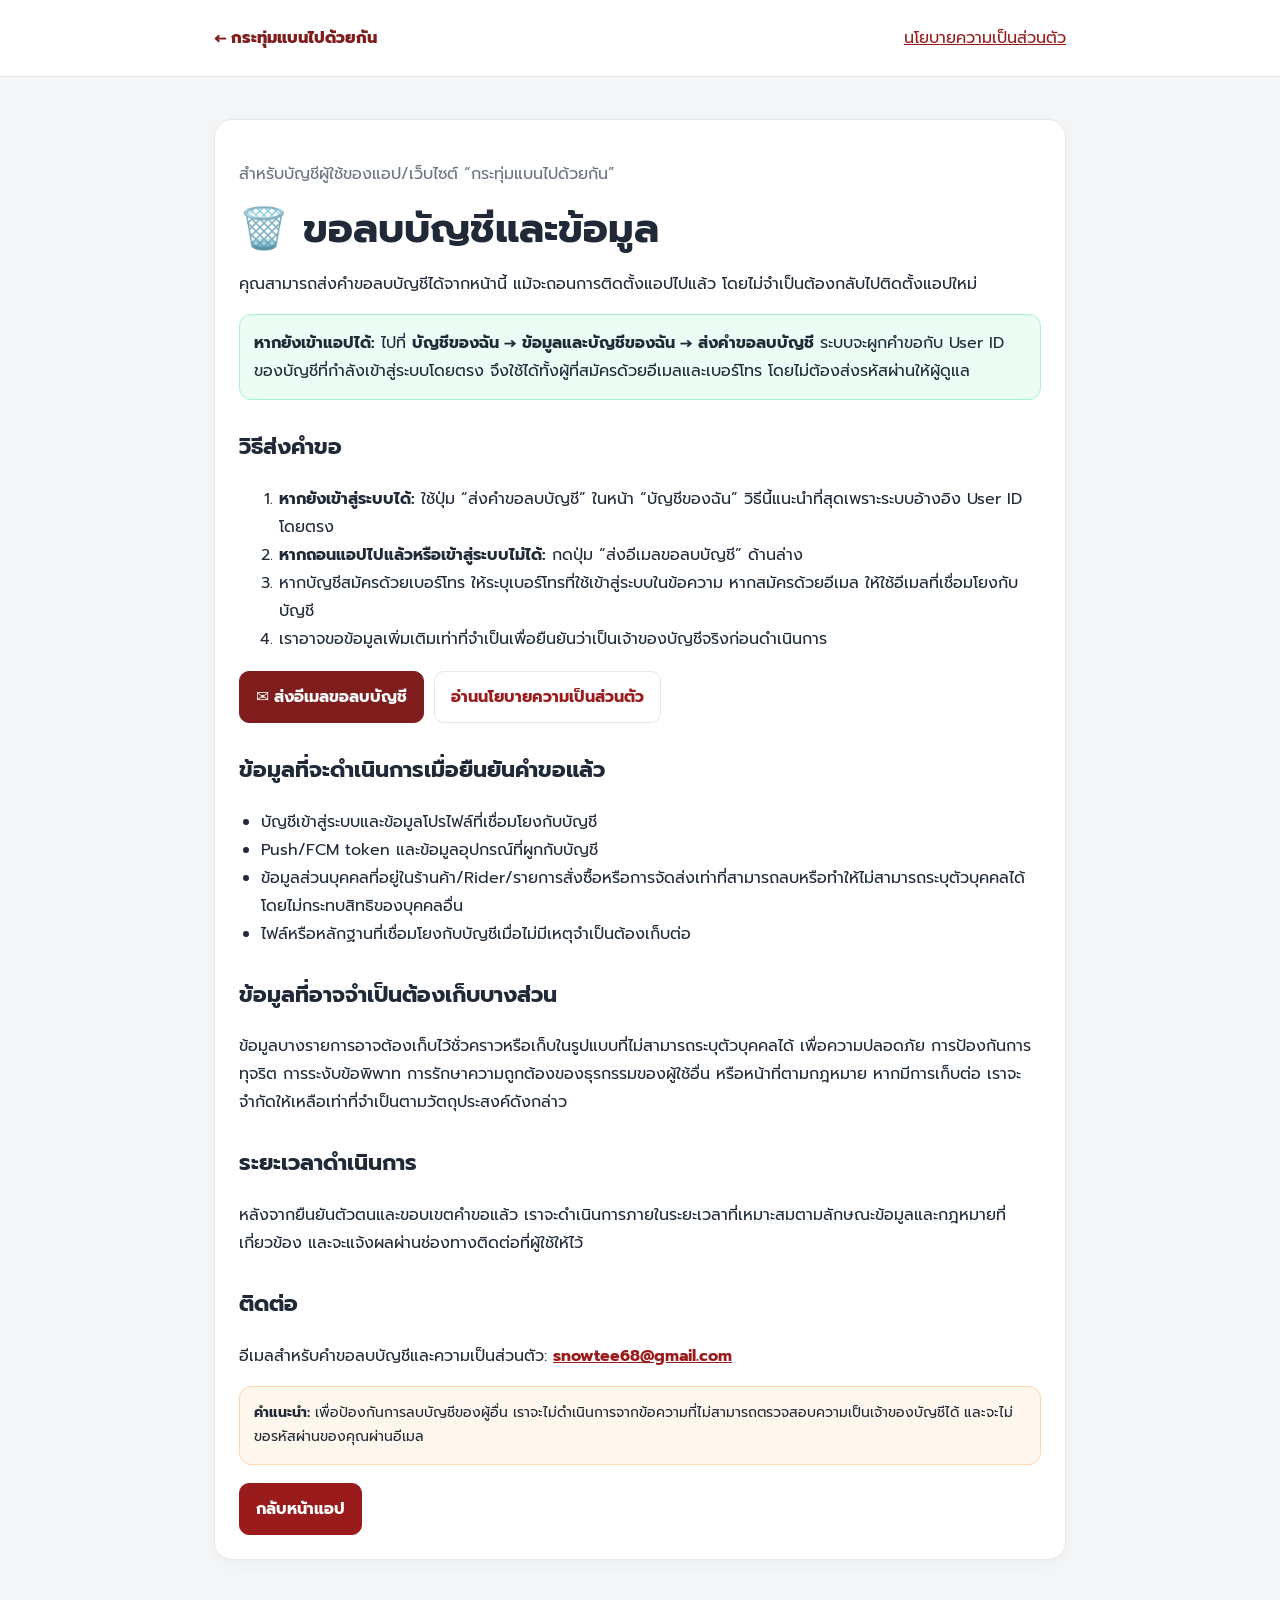
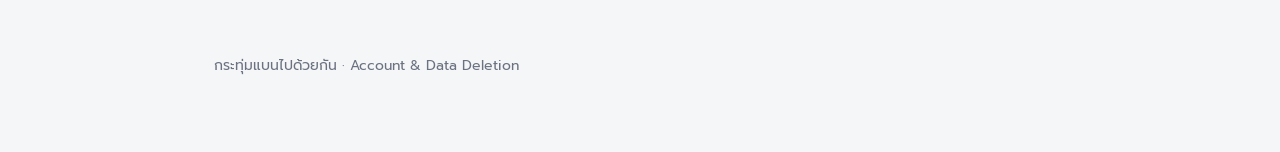
<file: delete-account.html>
<!doctype html><html lang="th"><head><meta charset="utf-8"><meta name="viewport" content="width=device-width,initial-scale=1,viewport-fit=cover"><meta name="theme-color" content="#991b1b"><link rel="preconnect" href="https://fonts.googleapis.com"><link rel="preconnect" href="https://fonts.gstatic.com" crossorigin><link href="https://fonts.googleapis.com/css2?family=Prompt:wght@400;500;600;700;800&display=swap" rel="stylesheet"><title>ขอลบบัญชีและข้อมูล | กระทุ่มแบนไปด้วยกัน</title><meta name="description" content="ช่องทางขอลบบัญชีและข้อมูลของผู้ใช้แอป กระทุ่มแบนไปด้วยกัน"><link rel="canonical" href="https://xn--12ca0dlkcdj5coe8c9fxa0hzg3bzd0a.com/delete-account.html"><style>
:root{--red:#991b1b;--ink:#1f2937;--muted:#6b7280;--line:#e5e7eb;--soft:#f9fafb;--card:#fff}
*{box-sizing:border-box}body{margin:0;font-family:Prompt,system-ui,-apple-system,BlinkMacSystemFont,"Segoe UI",sans-serif;color:var(--ink);background:#f5f6f8;line-height:1.75}
a{color:#991b1b}.wrap{max-width:900px;margin:0 auto;padding:24px}.top{background:#fff;border-bottom:1px solid var(--line)}.top .wrap{display:flex;justify-content:space-between;align-items:center;gap:12px}.brand{font-weight:800;color:#7f1d1d;text-decoration:none}.card{background:var(--card);border:1px solid var(--line);border-radius:18px;padding:24px;margin:18px 0;box-shadow:0 4px 18px rgba(0,0,0,.04)}h1{font-size:clamp(26px,5vw,40px);line-height:1.25;margin:.2em 0}h2{font-size:22px;margin-top:28px}h3{font-size:18px;margin-top:24px}.muted{color:var(--muted)}.notice{background:#fff7ed;border:1px solid #fed7aa;border-radius:12px;padding:14px}.ok{background:#ecfdf5;border:1px solid #a7f3d0;border-radius:12px;padding:14px}.actions{display:flex;gap:10px;flex-wrap:wrap;margin-top:18px}.btn{display:inline-block;padding:11px 16px;border-radius:10px;text-decoration:none;font-weight:700;border:1px solid var(--line);background:#fff}.btn.primary{background:#991b1b;color:#fff;border-color:#991b1b}.btn.danger{background:#7f1d1d;color:#fff;border-color:#7f1d1d}ul{padding-left:22px}code{background:#f3f4f6;padding:2px 6px;border-radius:6px}.footer{padding:28px 0 50px;color:var(--muted);font-size:14px}.small{font-size:14px}@media(max-width:640px){.wrap{padding:16px}.card{padding:18px;border-radius:14px}.top .wrap{align-items:flex-start;flex-direction:column}}
</style></head><body>
<header class="top"><div class="wrap"><a class="brand" href="./">← กระทุ่มแบนไปด้วยกัน</a><a href="privacy.html">นโยบายความเป็นส่วนตัว</a></div></header>
<main class="wrap"><section class="card"><p class="muted">สำหรับบัญชีผู้ใช้ของแอป/เว็บไซต์ “กระทุ่มแบนไปด้วยกัน”</p><h1>🗑️ ขอลบบัญชีและข้อมูล</h1><p>คุณสามารถส่งคำขอลบบัญชีได้จากหน้านี้ แม้จะถอนการติดตั้งแอปไปแล้ว โดยไม่จำเป็นต้องกลับไปติดตั้งแอปใหม่</p><div class="ok"><b>หากยังเข้าแอปได้:</b> ไปที่ <b>บัญชีของฉัน → ข้อมูลและบัญชีของฉัน → ส่งคำขอลบบัญชี</b> ระบบจะผูกคำขอกับ User ID ของบัญชีที่กำลังเข้าสู่ระบบโดยตรง จึงใช้ได้ทั้งผู้ที่สมัครด้วยอีเมลและเบอร์โทร โดยไม่ต้องส่งรหัสผ่านให้ผู้ดูแล</div>
<h2>วิธีส่งคำขอ</h2><ol><li><b>หากยังเข้าสู่ระบบได้:</b> ใช้ปุ่ม “ส่งคำขอลบบัญชี” ในหน้า “บัญชีของฉัน” วิธีนี้แนะนำที่สุดเพราะระบบอ้างอิง User ID โดยตรง</li><li><b>หากถอนแอปไปแล้วหรือเข้าสู่ระบบไม่ได้:</b> กดปุ่ม “ส่งอีเมลขอลบบัญชี” ด้านล่าง</li><li>หากบัญชีสมัครด้วยเบอร์โทร ให้ระบุเบอร์โทรที่ใช้เข้าสู่ระบบในข้อความ หากสมัครด้วยอีเมล ให้ใช้อีเมลที่เชื่อมโยงกับบัญชี</li><li>เราอาจขอข้อมูลเพิ่มเติมเท่าที่จำเป็นเพื่อยืนยันว่าเป็นเจ้าของบัญชีจริงก่อนดำเนินการ</li></ol>
<div class="actions"><a class="btn danger" href="mailto:snowtee68@gmail.com?subject=%E0%B8%82%E0%B8%AD%E0%B8%A5%E0%B8%9A%E0%B8%9A%E0%B8%B1%E0%B8%8D%E0%B8%8A%E0%B8%B5%20%E0%B8%81%E0%B8%A3%E0%B8%B0%E0%B8%97%E0%B8%B8%E0%B9%88%E0%B8%A1%E0%B9%81%E0%B8%9A%E0%B8%99%E0%B9%84%E0%B8%9B%E0%B8%94%E0%B9%89%E0%B8%A7%E0%B8%A2%E0%B8%81%E0%B8%B1%E0%B8%99&body=%E0%B8%81%E0%B8%A3%E0%B8%B8%E0%B8%93%E0%B8%B2%E0%B8%A3%E0%B8%B0%E0%B8%9A%E0%B8%B8%20%E0%B8%AD%E0%B8%B5%E0%B9%80%E0%B8%A1%E0%B8%A5%2F%E0%B9%80%E0%B8%9A%E0%B8%AD%E0%B8%A3%E0%B9%8C%E0%B9%82%E0%B8%97%E0%B8%A3%E0%B8%97%E0%B8%B5%E0%B9%88%E0%B9%83%E0%B8%8A%E0%B9%89%E0%B8%81%E0%B8%B1%E0%B8%9A%E0%B8%9A%E0%B8%B1%E0%B8%8D%E0%B8%8A%E0%B8%B5%3A%0A%E0%B8%8A%E0%B8%B7%E0%B9%88%E0%B8%AD%E0%B8%97%E0%B8%B5%E0%B9%88%E0%B9%83%E0%B8%8A%E0%B9%89%E0%B9%81%E0%B8%AA%E0%B8%94%E0%B8%87%3A%0A%E0%B8%82%E0%B8%AD%E0%B8%A5%E0%B8%9A%E0%B8%9A%E0%B8%B1%E0%B8%8D%E0%B8%8A%E0%B8%B5%E0%B9%81%E0%B8%A5%E0%B8%B0%E0%B8%82%E0%B9%89%E0%B8%AD%E0%B8%A1%E0%B8%B9%E0%B8%A5%E0%B8%97%E0%B8%B5%E0%B9%88%E0%B9%80%E0%B8%81%E0%B8%B5%E0%B9%88%E0%B8%A2%E0%B8%A7%E0%B8%82%E0%B9%89%E0%B8%AD%E0%B8%87">✉️ ส่งอีเมลขอลบบัญชี</a><a class="btn" href="privacy.html">อ่านนโยบายความเป็นส่วนตัว</a></div>
<h2>ข้อมูลที่จะดำเนินการเมื่อยืนยันคำขอแล้ว</h2><ul><li>บัญชีเข้าสู่ระบบและข้อมูลโปรไฟล์ที่เชื่อมโยงกับบัญชี</li><li>Push/FCM token และข้อมูลอุปกรณ์ที่ผูกกับบัญชี</li><li>ข้อมูลส่วนบุคคลที่อยู่ในร้านค้า/Rider/รายการสั่งซื้อหรือการจัดส่งเท่าที่สามารถลบหรือทำให้ไม่สามารถระบุตัวบุคคลได้โดยไม่กระทบสิทธิของบุคคลอื่น</li><li>ไฟล์หรือหลักฐานที่เชื่อมโยงกับบัญชีเมื่อไม่มีเหตุจำเป็นต้องเก็บต่อ</li></ul>
<h2>ข้อมูลที่อาจจำเป็นต้องเก็บบางส่วน</h2><p>ข้อมูลบางรายการอาจต้องเก็บไว้ชั่วคราวหรือเก็บในรูปแบบที่ไม่สามารถระบุตัวบุคคลได้ เพื่อความปลอดภัย การป้องกันการทุจริต การระงับข้อพิพาท การรักษาความถูกต้องของธุรกรรมของผู้ใช้อื่น หรือหน้าที่ตามกฎหมาย หากมีการเก็บต่อ เราจะจำกัดให้เหลือเท่าที่จำเป็นตามวัตถุประสงค์ดังกล่าว</p>
<h2>ระยะเวลาดำเนินการ</h2><p>หลังจากยืนยันตัวตนและขอบเขตคำขอแล้ว เราจะดำเนินการภายในระยะเวลาที่เหมาะสมตามลักษณะข้อมูลและกฎหมายที่เกี่ยวข้อง และจะแจ้งผลผ่านช่องทางติดต่อที่ผู้ใช้ให้ไว้</p>
<h2>ติดต่อ</h2><p>อีเมลสำหรับคำขอลบบัญชีและความเป็นส่วนตัว: <a href="mailto:snowtee68@gmail.com"><b>snowtee68@gmail.com</b></a></p>
<div class="notice small"><b>คำแนะนำ:</b> เพื่อป้องกันการลบบัญชีของผู้อื่น เราจะไม่ดำเนินการจากข้อความที่ไม่สามารถตรวจสอบความเป็นเจ้าของบัญชีได้ และจะไม่ขอรหัสผ่านของคุณผ่านอีเมล</div>
<div class="actions"><a class="btn primary" href="./">กลับหน้าแอป</a></div></section></main><footer class="footer"><div class="wrap">กระทุ่มแบนไปด้วยกัน · Account & Data Deletion</div></footer></body></html>
</file>
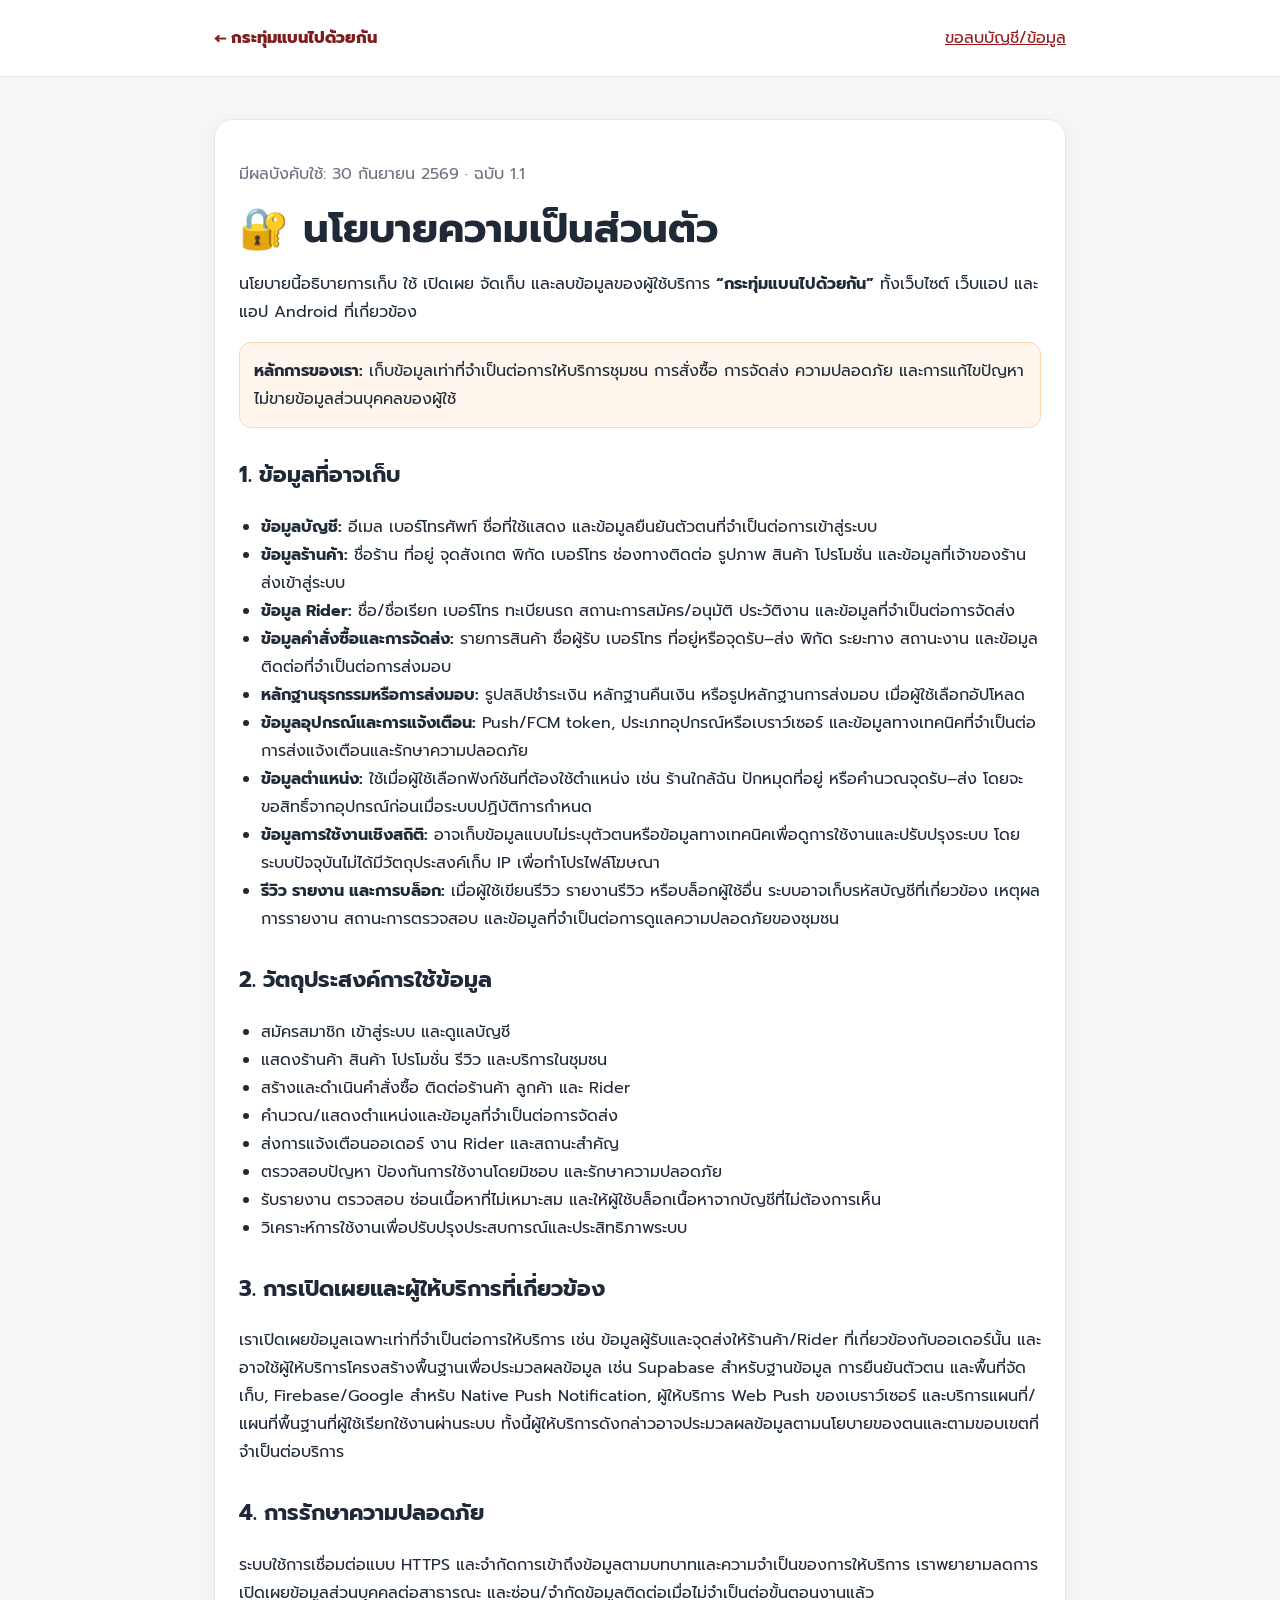
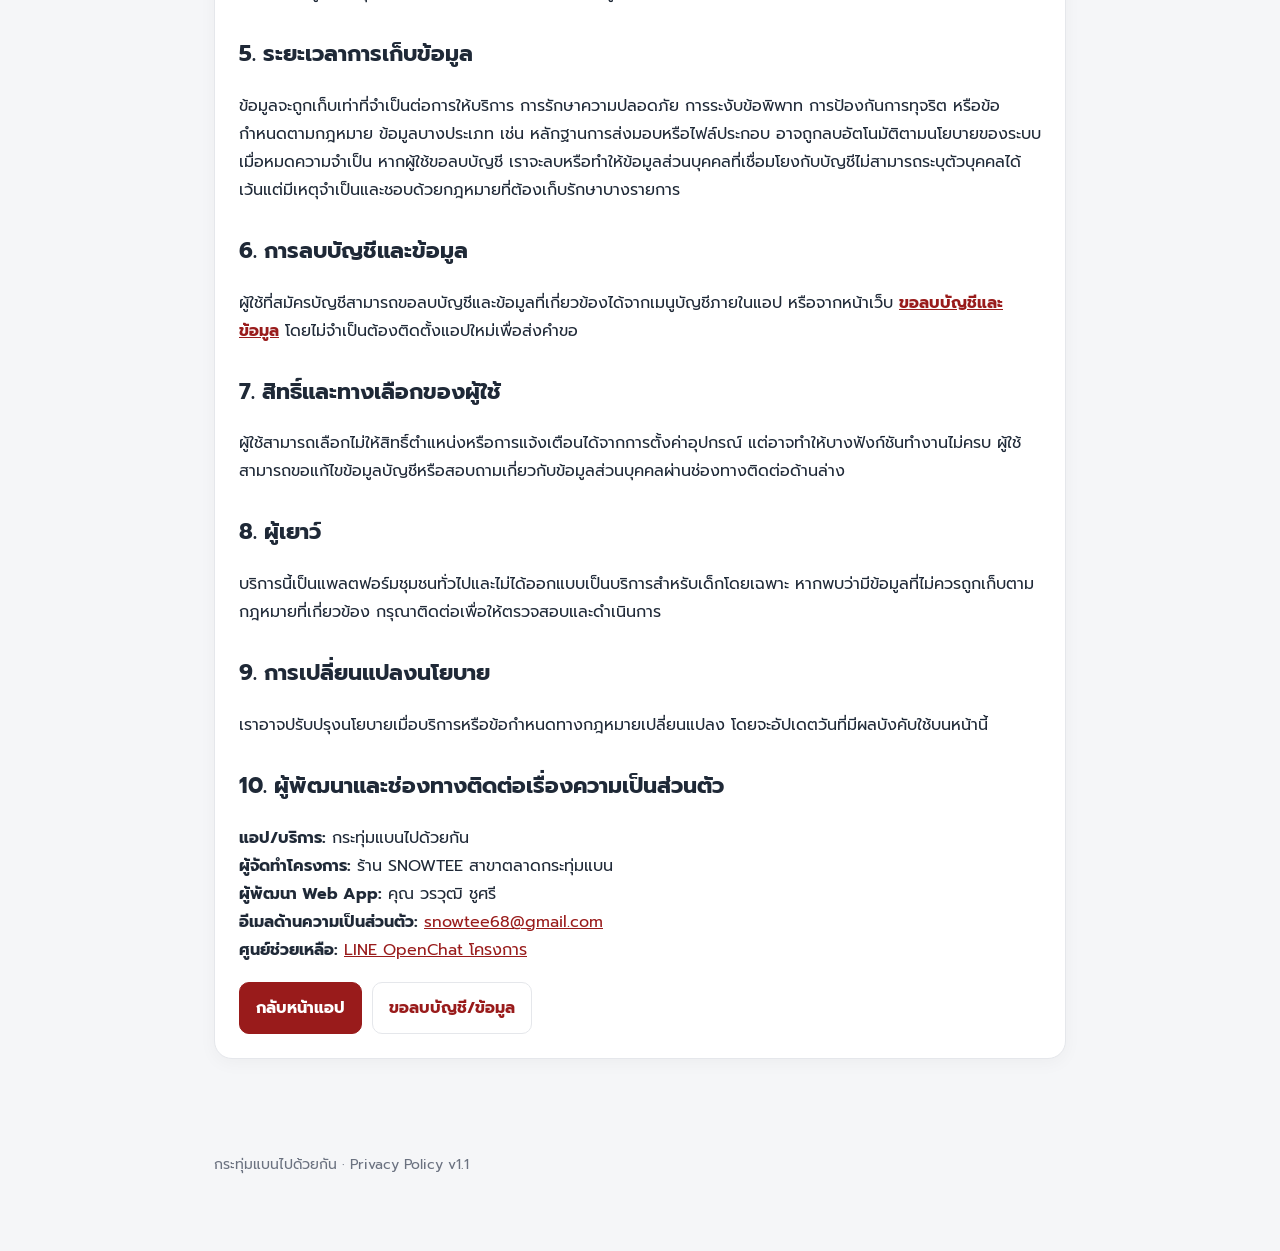
<file: privacy.html>
<!doctype html><html lang="th"><head><meta charset="utf-8"><meta name="viewport" content="width=device-width,initial-scale=1,viewport-fit=cover"><meta name="theme-color" content="#991b1b"><link rel="preconnect" href="https://fonts.googleapis.com"><link rel="preconnect" href="https://fonts.gstatic.com" crossorigin><link href="https://fonts.googleapis.com/css2?family=Prompt:wght@400;500;600;700;800&display=swap" rel="stylesheet"><title>นโยบายความเป็นส่วนตัว | กระทุ่มแบนไปด้วยกัน</title><meta name="description" content="นโยบายความเป็นส่วนตัวของแอปและเว็บไซต์ กระทุ่มแบนไปด้วยกัน"><link rel="canonical" href="https://xn--12ca0dlkcdj5coe8c9fxa0hzg3bzd0a.com/privacy.html"><style>
:root{--red:#991b1b;--ink:#1f2937;--muted:#6b7280;--line:#e5e7eb;--soft:#f9fafb;--card:#fff}
*{box-sizing:border-box}body{margin:0;font-family:Prompt,system-ui,-apple-system,BlinkMacSystemFont,"Segoe UI",sans-serif;color:var(--ink);background:#f5f6f8;line-height:1.75}
a{color:#991b1b}.wrap{max-width:900px;margin:0 auto;padding:24px}.top{background:#fff;border-bottom:1px solid var(--line)}.top .wrap{display:flex;justify-content:space-between;align-items:center;gap:12px}.brand{font-weight:800;color:#7f1d1d;text-decoration:none}.card{background:var(--card);border:1px solid var(--line);border-radius:18px;padding:24px;margin:18px 0;box-shadow:0 4px 18px rgba(0,0,0,.04)}h1{font-size:clamp(26px,5vw,40px);line-height:1.25;margin:.2em 0}h2{font-size:22px;margin-top:28px}h3{font-size:18px;margin-top:24px}.muted{color:var(--muted)}.notice{background:#fff7ed;border:1px solid #fed7aa;border-radius:12px;padding:14px}.ok{background:#ecfdf5;border:1px solid #a7f3d0;border-radius:12px;padding:14px}.actions{display:flex;gap:10px;flex-wrap:wrap;margin-top:18px}.btn{display:inline-block;padding:11px 16px;border-radius:10px;text-decoration:none;font-weight:700;border:1px solid var(--line);background:#fff}.btn.primary{background:#991b1b;color:#fff;border-color:#991b1b}.btn.danger{background:#7f1d1d;color:#fff;border-color:#7f1d1d}ul{padding-left:22px}code{background:#f3f4f6;padding:2px 6px;border-radius:6px}.footer{padding:28px 0 50px;color:var(--muted);font-size:14px}.small{font-size:14px}@media(max-width:640px){.wrap{padding:16px}.card{padding:18px;border-radius:14px}.top .wrap{align-items:flex-start;flex-direction:column}}
</style></head><body>
<header class="top"><div class="wrap"><a class="brand" href="./">← กระทุ่มแบนไปด้วยกัน</a><a href="delete-account.html">ขอลบบัญชี/ข้อมูล</a></div></header>
<main class="wrap"><section class="card"><p class="muted">มีผลบังคับใช้: 30 กันยายน 2569 · ฉบับ 1.1</p><h1>🔐 นโยบายความเป็นส่วนตัว</h1><p>นโยบายนี้อธิบายการเก็บ ใช้ เปิดเผย จัดเก็บ และลบข้อมูลของผู้ใช้บริการ <b>“กระทุ่มแบนไปด้วยกัน”</b> ทั้งเว็บไซต์ เว็บแอป และแอป Android ที่เกี่ยวข้อง</p><div class="notice"><b>หลักการของเรา:</b> เก็บข้อมูลเท่าที่จำเป็นต่อการให้บริการชุมชน การสั่งซื้อ การจัดส่ง ความปลอดภัย และการแก้ไขปัญหา ไม่ขายข้อมูลส่วนบุคคลของผู้ใช้</div>
<h2>1. ข้อมูลที่อาจเก็บ</h2><ul><li><b>ข้อมูลบัญชี:</b> อีเมล เบอร์โทรศัพท์ ชื่อที่ใช้แสดง และข้อมูลยืนยันตัวตนที่จำเป็นต่อการเข้าสู่ระบบ</li><li><b>ข้อมูลร้านค้า:</b> ชื่อร้าน ที่อยู่ จุดสังเกต พิกัด เบอร์โทร ช่องทางติดต่อ รูปภาพ สินค้า โปรโมชั่น และข้อมูลที่เจ้าของร้านส่งเข้าสู่ระบบ</li><li><b>ข้อมูล Rider:</b> ชื่อ/ชื่อเรียก เบอร์โทร ทะเบียนรถ สถานะการสมัคร/อนุมัติ ประวัติงาน และข้อมูลที่จำเป็นต่อการจัดส่ง</li><li><b>ข้อมูลคำสั่งซื้อและการจัดส่ง:</b> รายการสินค้า ชื่อผู้รับ เบอร์โทร ที่อยู่หรือจุดรับ–ส่ง พิกัด ระยะทาง สถานะงาน และข้อมูลติดต่อที่จำเป็นต่อการส่งมอบ</li><li><b>หลักฐานธุรกรรมหรือการส่งมอบ:</b> รูปสลิปชำระเงิน หลักฐานคืนเงิน หรือรูปหลักฐานการส่งมอบ เมื่อผู้ใช้เลือกอัปโหลด</li><li><b>ข้อมูลอุปกรณ์และการแจ้งเตือน:</b> Push/FCM token, ประเภทอุปกรณ์หรือเบราว์เซอร์ และข้อมูลทางเทคนิคที่จำเป็นต่อการส่งแจ้งเตือนและรักษาความปลอดภัย</li><li><b>ข้อมูลตำแหน่ง:</b> ใช้เมื่อผู้ใช้เลือกฟังก์ชันที่ต้องใช้ตำแหน่ง เช่น ร้านใกล้ฉัน ปักหมุดที่อยู่ หรือคำนวณจุดรับ–ส่ง โดยจะขอสิทธิ์จากอุปกรณ์ก่อนเมื่อระบบปฏิบัติการกำหนด</li><li><b>ข้อมูลการใช้งานเชิงสถิติ:</b> อาจเก็บข้อมูลแบบไม่ระบุตัวตนหรือข้อมูลทางเทคนิคเพื่อดูการใช้งานและปรับปรุงระบบ โดยระบบปัจจุบันไม่ได้มีวัตถุประสงค์เก็บ IP เพื่อทำโปรไฟล์โฆษณา</li><li><b>รีวิว รายงาน และการบล็อก:</b> เมื่อผู้ใช้เขียนรีวิว รายงานรีวิว หรือบล็อกผู้ใช้อื่น ระบบอาจเก็บรหัสบัญชีที่เกี่ยวข้อง เหตุผลการรายงาน สถานะการตรวจสอบ และข้อมูลที่จำเป็นต่อการดูแลความปลอดภัยของชุมชน</li></ul>
<h2>2. วัตถุประสงค์การใช้ข้อมูล</h2><ul><li>สมัครสมาชิก เข้าสู่ระบบ และดูแลบัญชี</li><li>แสดงร้านค้า สินค้า โปรโมชั่น รีวิว และบริการในชุมชน</li><li>สร้างและดำเนินคำสั่งซื้อ ติดต่อร้านค้า ลูกค้า และ Rider</li><li>คำนวณ/แสดงตำแหน่งและข้อมูลที่จำเป็นต่อการจัดส่ง</li><li>ส่งการแจ้งเตือนออเดอร์ งาน Rider และสถานะสำคัญ</li><li>ตรวจสอบปัญหา ป้องกันการใช้งานโดยมิชอบ และรักษาความปลอดภัย</li><li>รับรายงาน ตรวจสอบ ซ่อนเนื้อหาที่ไม่เหมาะสม และให้ผู้ใช้บล็อกเนื้อหาจากบัญชีที่ไม่ต้องการเห็น</li><li>วิเคราะห์การใช้งานเพื่อปรับปรุงประสบการณ์และประสิทธิภาพระบบ</li></ul>
<h2>3. การเปิดเผยและผู้ให้บริการที่เกี่ยวข้อง</h2><p>เราเปิดเผยข้อมูลเฉพาะเท่าที่จำเป็นต่อการให้บริการ เช่น ข้อมูลผู้รับและจุดส่งให้ร้านค้า/Rider ที่เกี่ยวข้องกับออเดอร์นั้น และอาจใช้ผู้ให้บริการโครงสร้างพื้นฐานเพื่อประมวลผลข้อมูล เช่น Supabase สำหรับฐานข้อมูล การยืนยันตัวตน และพื้นที่จัดเก็บ, Firebase/Google สำหรับ Native Push Notification, ผู้ให้บริการ Web Push ของเบราว์เซอร์ และบริการแผนที่/แผนที่พื้นฐานที่ผู้ใช้เรียกใช้งานผ่านระบบ ทั้งนี้ผู้ให้บริการดังกล่าวอาจประมวลผลข้อมูลตามนโยบายของตนและตามขอบเขตที่จำเป็นต่อบริการ</p>
<h2>4. การรักษาความปลอดภัย</h2><p>ระบบใช้การเชื่อมต่อแบบ HTTPS และจำกัดการเข้าถึงข้อมูลตามบทบาทและความจำเป็นของการให้บริการ เราพยายามลดการเปิดเผยข้อมูลส่วนบุคคลต่อสาธารณะ และซ่อน/จำกัดข้อมูลติดต่อเมื่อไม่จำเป็นต่อขั้นตอนงานแล้ว</p>
<h2>5. ระยะเวลาการเก็บข้อมูล</h2><p>ข้อมูลจะถูกเก็บเท่าที่จำเป็นต่อการให้บริการ การรักษาความปลอดภัย การระงับข้อพิพาท การป้องกันการทุจริต หรือข้อกำหนดตามกฎหมาย ข้อมูลบางประเภท เช่น หลักฐานการส่งมอบหรือไฟล์ประกอบ อาจถูกลบอัตโนมัติตามนโยบายของระบบเมื่อหมดความจำเป็น หากผู้ใช้ขอลบบัญชี เราจะลบหรือทำให้ข้อมูลส่วนบุคคลที่เชื่อมโยงกับบัญชีไม่สามารถระบุตัวบุคคลได้ เว้นแต่มีเหตุจำเป็นและชอบด้วยกฎหมายที่ต้องเก็บรักษาบางรายการ</p>
<h2>6. การลบบัญชีและข้อมูล</h2><p>ผู้ใช้ที่สมัครบัญชีสามารถขอลบบัญชีและข้อมูลที่เกี่ยวข้องได้จากเมนูบัญชีภายในแอป หรือจากหน้าเว็บ <a href="delete-account.html"><b>ขอลบบัญชีและข้อมูล</b></a> โดยไม่จำเป็นต้องติดตั้งแอปใหม่เพื่อส่งคำขอ</p>
<h2>7. สิทธิ์และทางเลือกของผู้ใช้</h2><p>ผู้ใช้สามารถเลือกไม่ให้สิทธิ์ตำแหน่งหรือการแจ้งเตือนได้จากการตั้งค่าอุปกรณ์ แต่อาจทำให้บางฟังก์ชันทำงานไม่ครบ ผู้ใช้สามารถขอแก้ไขข้อมูลบัญชีหรือสอบถามเกี่ยวกับข้อมูลส่วนบุคคลผ่านช่องทางติดต่อด้านล่าง</p>
<h2>8. ผู้เยาว์</h2><p>บริการนี้เป็นแพลตฟอร์มชุมชนทั่วไปและไม่ได้ออกแบบเป็นบริการสำหรับเด็กโดยเฉพาะ หากพบว่ามีข้อมูลที่ไม่ควรถูกเก็บตามกฎหมายที่เกี่ยวข้อง กรุณาติดต่อเพื่อให้ตรวจสอบและดำเนินการ</p>
<h2>9. การเปลี่ยนแปลงนโยบาย</h2><p>เราอาจปรับปรุงนโยบายเมื่อบริการหรือข้อกำหนดทางกฎหมายเปลี่ยนแปลง โดยจะอัปเดตวันที่มีผลบังคับใช้บนหน้านี้</p>
<h2>10. ผู้พัฒนาและช่องทางติดต่อเรื่องความเป็นส่วนตัว</h2><p><b>แอป/บริการ:</b> กระทุ่มแบนไปด้วยกัน<br><b>ผู้จัดทำโครงการ:</b> ร้าน SNOWTEE สาขาตลาดกระทุ่มแบน<br><b>ผู้พัฒนา Web App:</b> คุณ วรวุฒิ ชูศรี<br><b>อีเมลด้านความเป็นส่วนตัว:</b> <a href="mailto:snowtee68@gmail.com">snowtee68@gmail.com</a><br><b>ศูนย์ช่วยเหลือ:</b> <a href="https://line.me/ti/g2/26r6PGveA0bN-PKo8YNyw7dd2lF_ejymNdCNKw" target="_blank" rel="noopener noreferrer">LINE OpenChat โครงการ</a></p>
<div class="actions"><a class="btn primary" href="./">กลับหน้าแอป</a><a class="btn" href="delete-account.html">ขอลบบัญชี/ข้อมูล</a></div></section></main><footer class="footer"><div class="wrap">กระทุ่มแบนไปด้วยกัน · Privacy Policy v1.1</div></footer></body></html>
</file>
